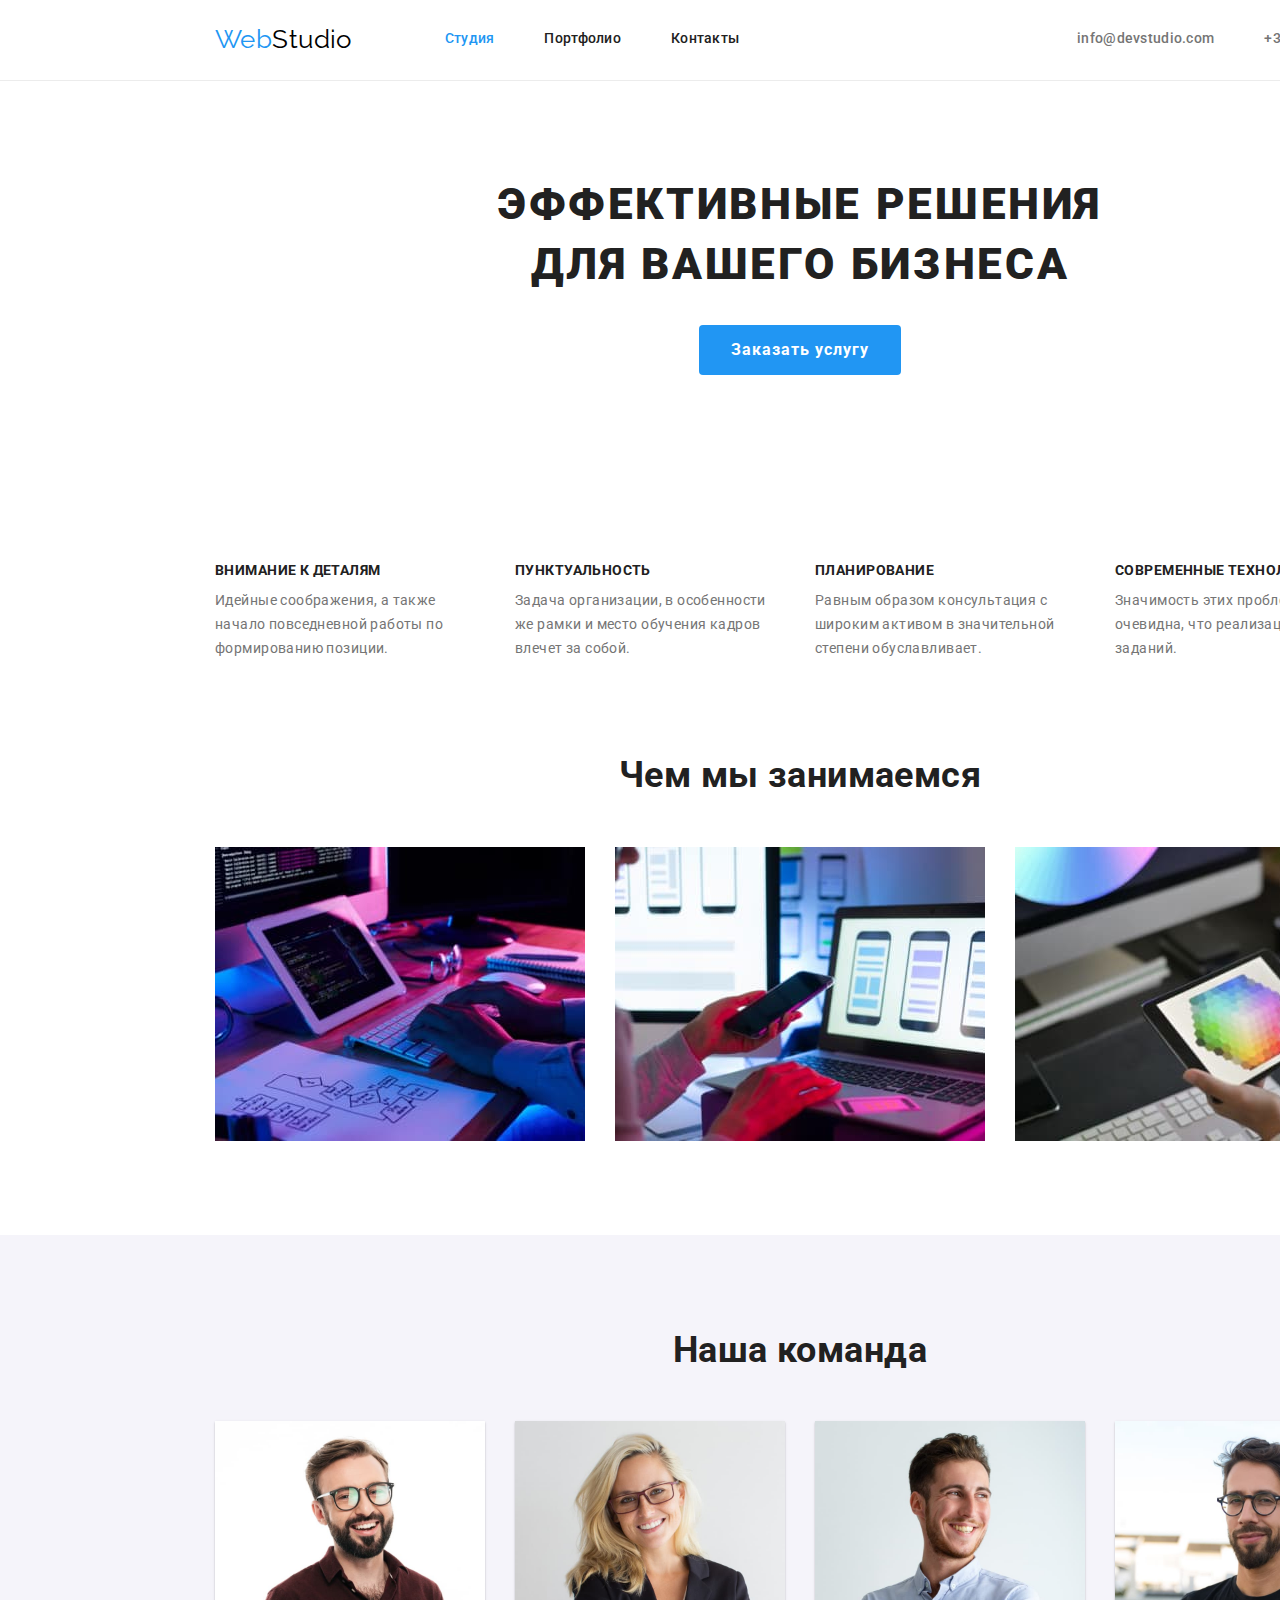
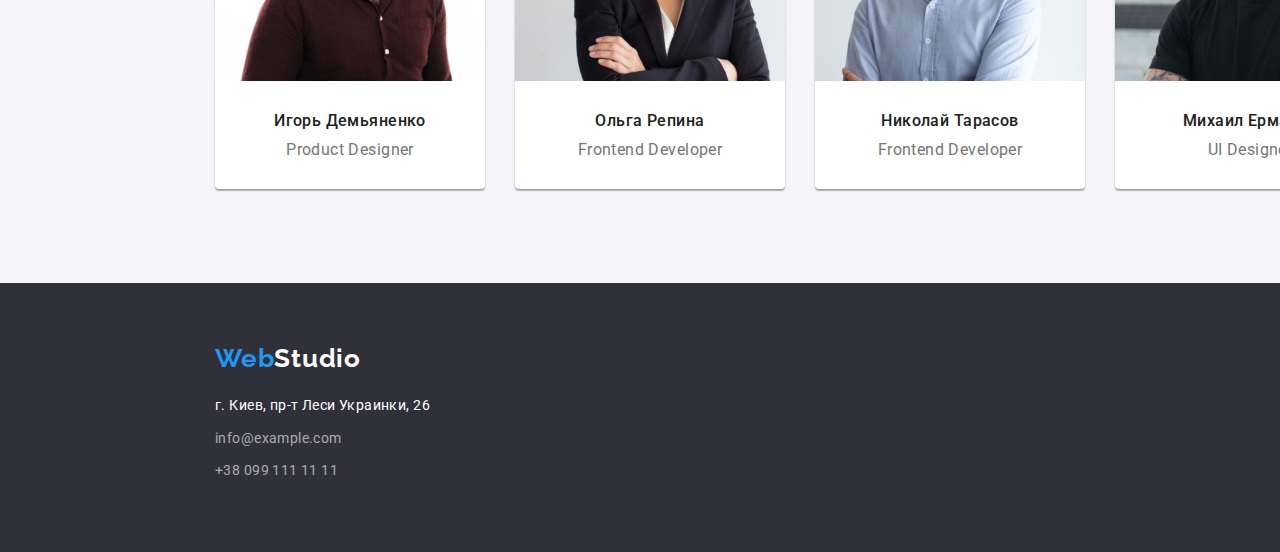
<file: index.html>
<!DOCTYPE html>
<html lang="ru">
<head>
    <meta charset="UTF-8">
    <meta http-equiv="X-UA-Compatible" content="IE=edge">
    <meta name="viewport" content="width=device-width, initial-scale=1.0">
    <title>Document</title>
    <link href="https://fonts.googleapis.com/css2?family=Raleway:wght@700&family=Roboto:wght@400;500;700;900&display=swap"
        rel="stylesheet">
    <link rel="stylesheet" href="https://cdnjs.cloudflare.com/ajax/libs/modern-normalize/1.1.0/modern-normalize.min.css">
    <link rel="stylesheet" href="./css/styles.css">
</head>

<body>

    <!-- Заголовок сайту -->
    
    <header class="nav">
        <div class="container">
            <nav class="main-nav">
                <a href="" class="logo-studio"><span class="logo-web">Web</span>Studio</a>
                <ul class="header-nav">
                    <li class="item"><a href="" class="link current">Студия</a></li>
                    <li class="item"><a href="./portfolio.html">Портфолио</a></li>
                    <li class="item"><a href="">Контакты</a></li>
                    
                </ul>
                <ul class="header-contacts">
                    <li class="item">
                        <a href="mailto:info@devstudio.com" class="header-nav-mail">info@devstudio.com</a>
                    </li>
                    <li class="item">
                        <a href="tel:+380961111111" class="header-nav-tel">+38 096 111 11 11</a>
                    </li>
                </ul>
            </nav>  
        </div>
    </header>
    
    
    <!-- Герой -->

    <main>
        <section class="section">
            <div class="container hero">
                <h1 class="hero-title">Эффективные решения <br> для вашего бизнеса</h1>
                <button class="button">Заказать услугу</button>
            </div>
        </section>
        
        <section class="section-exception">
            <div class="container">
                <ul class="text-item">
                    <li class="item">
                        <h3 class="title-text">Внимание к деталям</h3>
                        <p class="subtitle-text">Идейные соображения, а также начало повседневной работы по формированию позиции.</p>
                    </li>
                    <li class="item">
                        <h3 class="title-text">Пунктуальность</h3>
                        <p class="subtitle-text">Задача организации, в особенности же рамки и место обучения кадров влечет за собой.</p>
                    </li>
                    <li class="item">
                        <h3 class="title-text">Планирование</h3>
                        <p class="subtitle-text">Равным образом консультация с широким активом в значительной степени обуславливает.</p>
                    </li>
                    <li class="item">
                        <h3 class="title-text">Современные технологии</h3>
                        <p class="subtitle-text">Значимость этих проблем настолько очевидна, что реализация плановых заданий.</p>
                    </li>
                </ul>
            </div>
        </section>
        
        <section class="section">
            <div class="container">
                <h2 class="section-title">Чем мы занимаемся</h2>
                <ul class="section-item">
                    <li>
                        <img src="./image/box1(1).jpg" alt="Людина з ноутом" width="370">
                    </li>
                    <li>
                        <img src="./image/box2.jpg" alt="Людина з телефоном" width="370">
                    </li>
                    <li>
                        <img src="./image/img(1).jpg" alt="Людина з планшетом" width="370">
                    </li>
                </ul>
            </div>
        </section>
        
        <section class="section-team">
            <div class="container">
                <h2 class="section-title">Наша команда</h2>
                <ul class="team-item">
                    <li class="item">
                        <img src="./image/1.jpg" alt="Игорь" width="270">
                        <h3 class="title-name">Игорь Демьяненко</h3>
                        <p class="subtitle-specialty">Product Designer</p>
                    </li>

                    <li class="item">
                        <img src="./image/2.jpg" alt="Ольга" width="270">
                        <h3 class="title-name">Ольга Репина</h3>
                        <p class="subtitle-specialty">Frontend Developer</p>
                    </li>
            
                    <li class="item">
                        <img src="./image/3.jpg" alt="Николай" width="270">
                        <h3 class="title-name">Николай Тарасов</h3>
                        <p class="subtitle-specialty">Frontend Developer</p>
                    </li>
                
                    <li class="item">
                        <img src="./image/4.jpg" alt="Михаил" width="270">
                        <h3 class="title-name">Михаил Ермаков</h3>
                        <p class="subtitle-specialty">UI Designer</p>
                    </li>
                </ul>
            </div>
        </section>
    </main>
        
   

    <!-- Футер -->

    <footer class="footer-phone">
        <div class="container footer">
            <a href="" class="logo-studio-white"><span class="logo-web">Web</span>Studio</a>
            <address>
                <p class="address-block">
                    <span class="city-address">г. Киев, пр-т Леси Украинки, 26</span> 
                    <a href="maito:info@example.com" class="link">info@example.com</a>
                    <a href="tel:+380991111111" class="link">+38 099 111 11 11</a>
                </p>
            </address>
        </div>
    </footer>

</body>
</html>
</file>
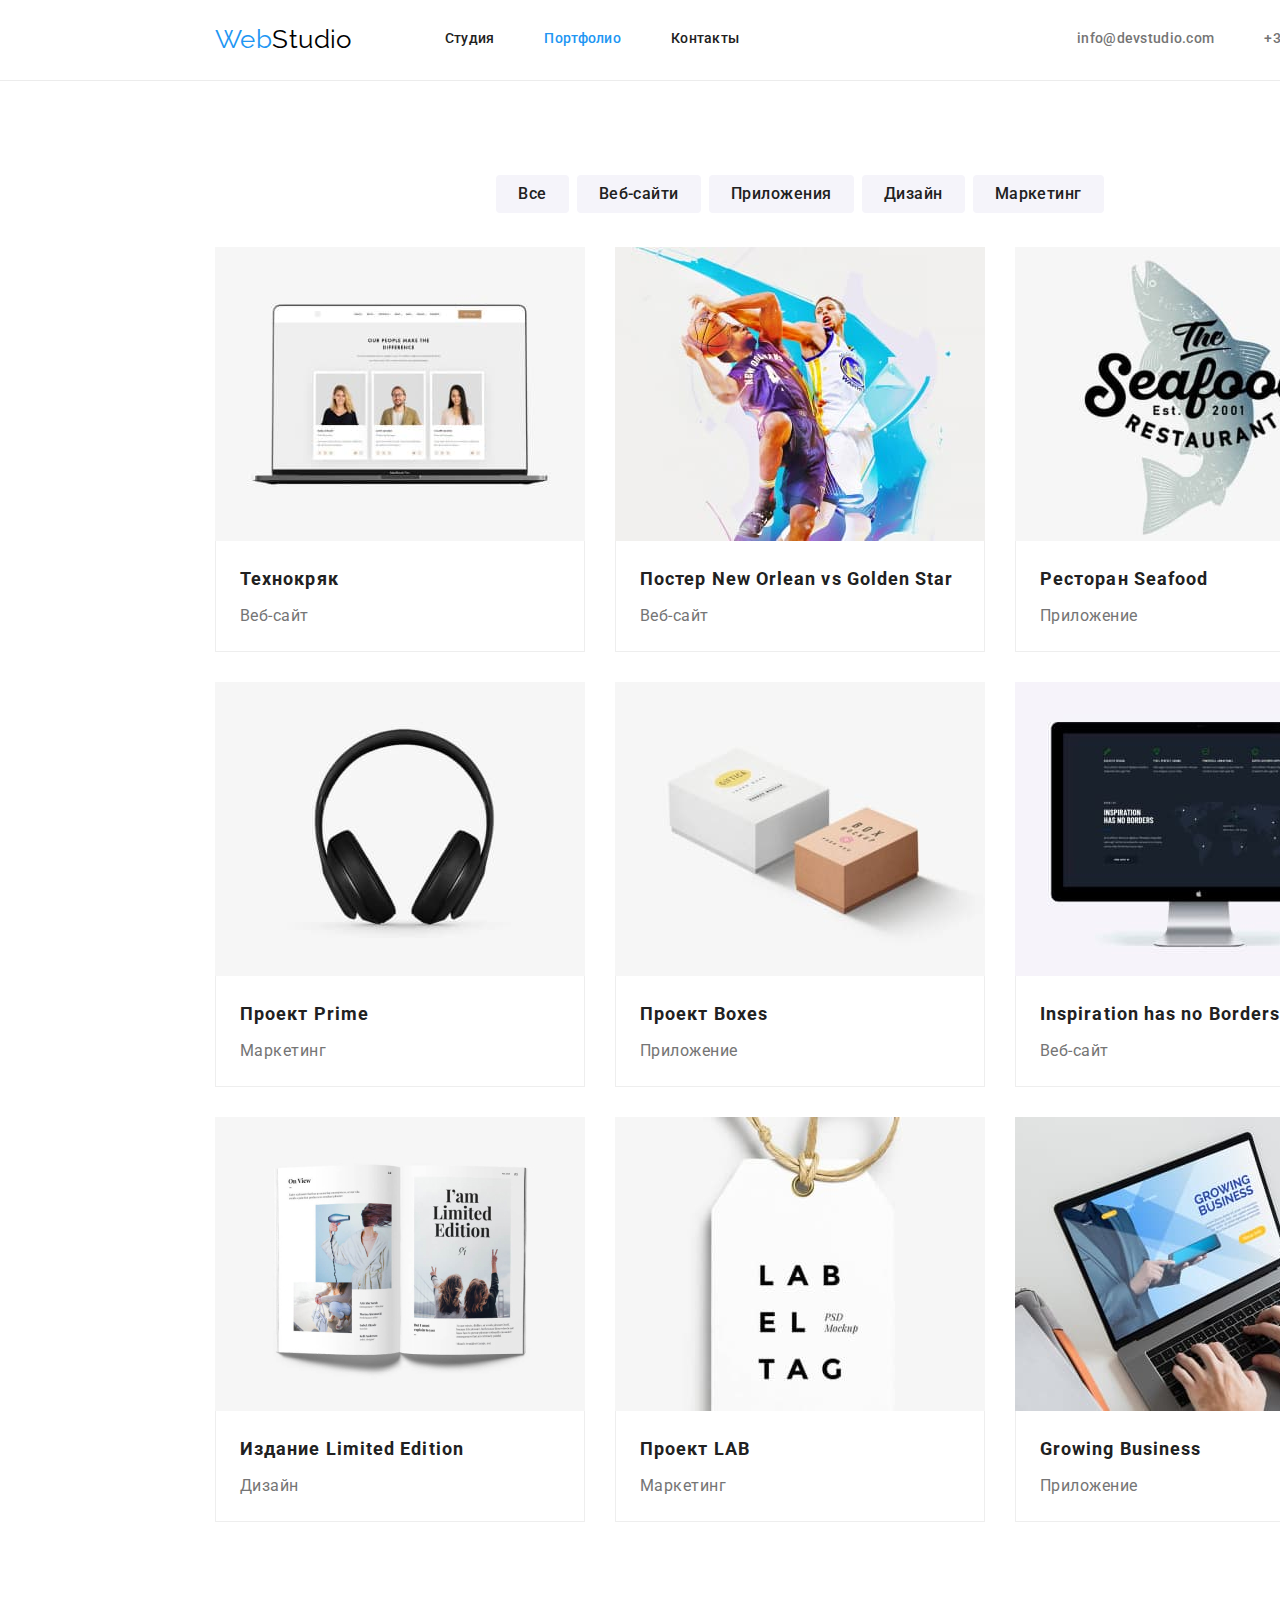
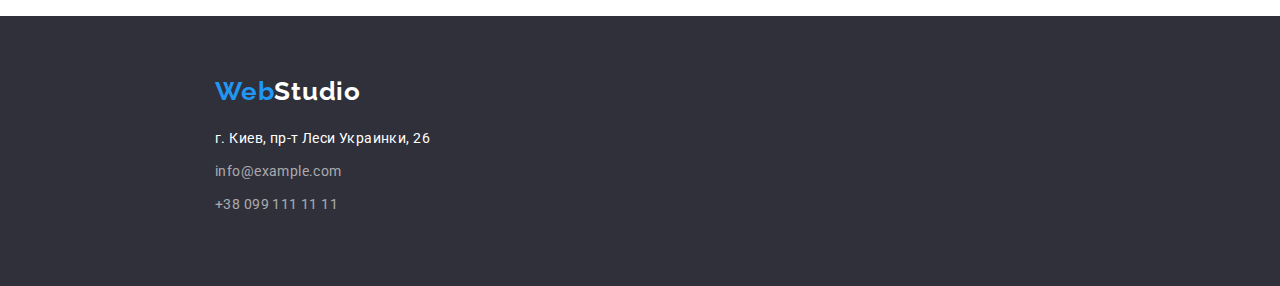
<file: portfolio.html>
<!DOCTYPE html>
<html lang="ru">
<head>
    <meta charset="UTF-8">
    <meta http-equiv="X-UA-Compatible" content="IE=edge">
    <meta name="viewport" content="width=device-width, initial-scale=1.0">
    <title>Portfolio</title>
    <link href="https://fonts.googleapis.com/css2?family=Raleway:wght@700&family=Roboto:wght@400;500;700;900&display=swap"
        rel="stylesheet">
    <link rel="stylesheet" href="https://cdnjs.cloudflare.com/ajax/libs/modern-normalize/1.1.0/modern-normalize.min.css">
    <link rel="stylesheet" href="./css/styles.css">
</head>

<body>
    
    <header class="nav">
        <div class="container">
            <nav class="main-nav">
                <a href="" class="logo-studio"><span class="logo-web">Web</span>Studio</a>
                <ul class="header-nav">
                    <li class="item"><a href="./index.html">Студия</a></li>
                    <li class="item"><a href="" class="link current">Портфолио</a></li>
                    <li class="item"><a href="">Контакты</a></li>
    
                </ul>
                <ul class="header-contacts">
                    <li class="item">
                        <a href="mailto:info@devstudio.com" class="header-nav-mail">info@devstudio.com</a>
                    </li>
                    <li class="item">
                        <a href="tel:+380961111111" class="header-nav-tel">+38 096 111 11 11</a>
                    </li>
                </ul>
            </nav>
        </div>
    </header>


    <main class="section">
        <div class="container">
            <ul class="button-item">
                <li class="item">
                    <button class="button-portfolio" type="button">Все</button>
                </li>
                <li class="item">
                    <button class="button-portfolio" type="button">Веб-сайти</button>
                </li>
                <li class="item">
                    <button class="button-portfolio" type="button">Приложения</button>
                </li>
                <li class="item">
                    <button class="button-portfolio" type="button">Дизайн</button>
                </li>
                <li class="item">
                    <button class="button-portfolio" type="button">Маркетинг</button>
                </li>
            </ul>
            
            <ul class="work-list">
                <li>
                    <a href=""></a>
                    <img src="./image/5.jpg" width="370" alt="Відкритий ноут">
                    <div class="border-card">
                        <h2 class="title">Технокряк</h2>
                        <p class="subtitle">Веб-сайт</p>
                    </div>
                    
                    <!-- <p class="subtitle">Текст після наведення на картинку</p> -->
                </li>
                <li>
                    <a href=""></a>
                    <img src="./image/6.jpg" width="370" alt="Баскетбол">
                    <div class="border-card">
                        <h2 class="title">Постер New Orlean vs Golden Star</h2>
                        <p class="subtitle">Веб-сайт</p>
                    </div>
                    
                    <!-- <p class="subtitle">Текст після наведення на картинку</p> -->
                </li>
                <li>
                    <a href=""></a>
                    <img src="./image/7.jpg" width="370" alt="Постер риби">
                    <div class="border-card">
                        <h2 class="title">Ресторан Seafood</h2>
                        <p class="subtitle">Приложение</p>
                    </div>
                    
                    <!-- <p class="subtitle">Текст після наведення на картинку</p> -->
                </li>
                <li>
                    <a href=""></a>
                    <img src="./image/8.jpg" width="370" alt="Навушники">
                    <div class="border-card">
                        <h2 class="title">Проект Prime</h2>
                        <p class="subtitle">Маркетинг</p>
                    </div>
                    
                    <!-- <p class="subtitle">Текст після наведення на картинку</p> -->
                </li>
                <li>
                    <a href=""></a>
                    <img src="./image/9.jpg" width="370" alt="Коробки">
                    <div class="border-card">
                        <h2 class="title">Проект Boxes</h2>
                        <p class="subtitle">Приложение</p>
                    </div>
                    
                    <!-- <p class="subtitle">Текст після наведення на картинку</p> -->
                </li>
                <li>
                    <a href=""></a>
                    <img src="./image/10.jpg" width="370" alt="Мак">
                    <div class="border-card">
                        <h2 class="title">Inspiration has no Borders</h2>
                        <p class="subtitle">Веб-сайт</p>
                    </div>
                    
                    <!-- <p class="subtitle">Текст після наведення на картинку</p> -->
                </li>
                <li>
                    <a href=""></a>
                    <img src="./image/11.jpg" width="370" alt="Відкрита книга">
                    <div class="border-card">
                        <h2 class="title">Издание Limited Edition</h2>
                        <p class="subtitle">Дизайн</p>
                    </div>
                    
                    <!-- <p class="subtitle">Текст після наведення на картинку</p> -->
                </li>
                <li>
                    <a href=""></a>
                    <img src="./image/12.jpg" width="370" alt="Кулон">
                    <div class="border-card">
                        <h2 class="title">Проект LAB</h2>
                        <p class="subtitle">Маркетинг</p>
                    </div>
                
                    <!-- <p class="subtitle">Текст після наведення на картинку</p> -->
                </li>
                <li>
                    <a href=""></a>
                    <img src="./image/13.jpg" width="370" alt="Відкритий ноут">
                    <div class="border-card">
                        <h2 class="title">Growing Business</h2>
                        <p class="subtitle">Приложение</p>
                    </div>
                    
                    <!-- <p class="subtitle">Текст після наведення на картинку</p> -->
                </li>
            
            </ul>
        </div>
    
    </main>

    <footer class="footer-phone">
        <div class="container footer">
            <a href="" class="logo-studio-white"><span class="logo-web">Web</span>Studio</a>
            <address>
                <p class="address-block">
                    <span class="city-address">г. Киев, пр-т Леси Украинки, 26</span>
                    <a href="maito:info@example.com" class="link">info@example.com</a>
                    <a href="tel:+380991111111" class="link">+38 099 111 11 11</a>
                </p>
            </address>
        </div>
    </footer>


</body>
</html>
</file>
<file: css/styles.css>
:root{
    --primary-text-color:#FFFFFF;
    --title-text-color:#212121;
    --subtitle-text-color:#757575;
    --link-text-color:#2196F3;
}

ul{
    list-style: none;
}

.list {
    padding: 0;
    margin: 0;

    list-style: none;
}

body{
    font-family:'Roboto', sans-serif;
    font-size: 14px;
    line-height: 1.14;
    letter-spacing: 0.03em;

    color: var(--title-text-color);
}

h1,h2,h3,p,ul {
    margin: 0;
    padding: 0;
}

.container {
    width: 1200px;
    margin-left: auto;
    margin-right: auto;
    padding-left: 15px;
    padding-right: 15px;
}

.section {
    width: 1600px;
    margin-left: auto;
    margin-right: auto;
    padding-top: 94px;
    padding-bottom: 94px;
    /* outline: 2px solid tomato; */

}



img {
    display: block;
}


/* Хедер */

.header-nav{
    padding: 0;
    margin: 0;
    display: flex;
    margin-left: 93px;
    
}

.nav{
    width: 1600px;
    margin-left: auto;
    margin-right: auto;
    border-bottom: 1px solid #ECECEC;
    /* outline: 2px solid tomato; */

    background-color: var(--primary-text-color);
}



.section-exception{
    width: 1600px;
    margin-left: auto;
    margin-right: auto;
    padding-top: 94px;
    /* outline: 2px solid tomato; */
}

/* Колір логотипу */

.logo-web, .logo-studio{
    font-family: 'Raleway';
    font-size: 26px;
    line-height: 1.19;
    text-decoration: none;

    color: var(--link-text-color);
}

.logo-studio{
    color: #000000;
}

/* Кольори ссилок хедера */


.main-nav{
    display: flex;
    align-items: center;
    padding-top: 24px;
    padding-bottom: 25px;
    
}

/* .header-nav .item:not(:last-child){
    margin-right: 50px;
} */

.header-nav .item + .item{
    margin-left: 50px;
}

.header-contacts{
    display: flex;
    margin-left: auto;
}

.header-contacts .item + .item{
    margin-left: 50px;
}

.header-nav a{
    text-decoration: none;
    font-weight: 500;
    letter-spacing: 0.02em;

    color: #212121;
    
}

.header-nav a:hover, 
.header-nav a:focus {
    color: var(--link-text-color);
}

.header-nav-mail{
    text-decoration: none;
    font-weight: 500;
    letter-spacing: 0.02em;

    color: var(--subtitle-text-color);
}

.header-nav-mail:hover,
.header-nav-mail:focus {
    color: var(--link-text-color);
}

.header-nav-tel{
    text-decoration: none;
    font-weight: 500;
    letter-spacing: 0.02em;

    color: var(--subtitle-text-color);
}

.header-nav-tel:hover,
.header-nav-tel:focus {
    color: var(--link-text-color);
}


/* Герой */

.section-title{
    margin-bottom: 50px;

    font-weight: 700;
    font-size: 36px;
    line-height: 1.17;
    text-align: center;
    

}

.section-item{
    display: flex;
    justify-content:space-between;
}

.title-text{
    margin-bottom: 10px;

    font-size: 14px;
    font-weight: 700;
    text-transform: uppercase;
    
}

.subtitle-text{
    line-height: 1.71;    

    color: var(--subtitle-text-color);
}

.title-name{
    margin-bottom: 10px;
    margin-top: 30px;

    font-weight: 500;
    font-size: 16px;
    line-height: 1.19;
    text-align: center;
    
}

.text-item {
    display: flex;
    justify-content: space-between;

}

.text-item .item {
    max-width: 270px;

}

.team-item{
    display: flex;
    justify-content: space-between;
}

.team-item .item{
    border-radius: 0px 0px 4px 4px;
    box-shadow: 0px 1px 3px rgba(0, 0, 0, 0.12), 0px 1px 1px rgba(0, 0, 0, 0.14), 0px 2px 1px rgba(0, 0, 0, 0.2);

    background-color: var(--primary-text-color);
}

.section-team {
    width: 1600px;
    margin-left: auto;
    margin-right: auto;
    padding-top: 94px;
    padding-bottom: 94px;
    /* outline: 2px solid tomato; */

    background-color: #F5F4FA;

}

.hero {
    text-align: center;
}

/* Колір головного заголовку(Ефективні...)*/

.hero-title {
    margin-bottom: 30px;

    font-weight: 900;
    font-size: 44px;
    line-height: 1.36;
    text-align: center;
    letter-spacing: 0.06em;
    text-transform: uppercase;
    text-align: center;

    color: var(--title-text-color);
    
}


/* Колір заголовків посад команди */
.subtitle-specialty{
    margin-bottom: 30px;

    font-size: 16px;
    line-height: 1.19;
    text-align: center;

    color: var(--subtitle-text-color);
}


/* Button */

.button{
    padding: 10px 32px 10px 32px;
    border-radius: 4px;
    border: 0;
    min-width: 200px;
    
    font-weight: 700;
    font-size: 16px;
    line-height: 1.88;
    letter-spacing: 0.06em;
    cursor: pointer;
    
    color: var(--primary-text-color);
    background-color: var(--link-text-color);
}

/* Link */

.header-nav .link.current{
    color: var(--link-text-color); 
   
}

/* Футер */

.footer-phone{
    width: 1600px;
    margin-left: auto;
    margin-right: auto;

    background-color: #2F303A;
}

.footer{
    padding-top: 60px;
    padding-bottom: 60px;
}

.logo-studio-white{
    text-decoration: none;
    font-family: 'Raleway';
    font-weight: 700;
    font-size: 26px;
    line-height: 1.19;
    letter-spacing: 0.03em;

    color: #FFFFFF;
}

.city-address{
    display: block;
    margin-bottom: 9px;
    margin-top: 20px;

    font-style: normal;
    line-height: 1.71;
    letter-spacing: 0.03em;
    
    color: #FFFFFF;
}

.address-block .link{
    display: block;
    margin-bottom: 9px;

    font-style: normal;
    line-height: 1.7;
    letter-spacing: 0.03em;
    text-decoration: none;

    color: rgba(255, 255, 255, 0.6);
    
}

.address-block a:hover,
.address-block a:focus {
    color: var(--link-text-color);
}

/* Портфоліо */

.button-portfolio{
    padding: 6px 22px 6px 22px;
    border-radius: 4px;
    border: 0;

    font-family: 'Roboto';
    font-style: normal;
    font-weight: 500;
    font-size: 16px;
    line-height: 1.63;
    text-align: center;
    letter-spacing: 0.03em;
    cursor: pointer;

    color: var(--title-text-color);
    background-color: #F5F4FA;
    
}

.button-portfolio:hover,
.button-portfolio:focus{
    color: var(--primary-text-color);
    background: var(--link-text-color);
}

.button-item{
    display:flex;
    justify-content: center;
    
}

.button-item .item + .item{
    margin-left: 8px;
    
}

.work-list .title{
    margin-top: 20px;
    margin-bottom: 4px;
    margin-left: 24px;
    display: inline-block;

    font-family: 'Roboto';
    font-style: normal;
    font-weight: 700;
    font-size: 18px;
    line-height: 2;
    letter-spacing: 0.06em;

    color: #212121;

}

.work-list .subtitle{
    font-family: 'Roboto';
    font-style: normal;
    font-weight: 400;
    font-size: 16px;
    line-height: 1.88;
    letter-spacing: 0.03em;
    color: #757575;
    margin-bottom: 20px;
    margin-left: 24px;
    
}

.work-list{
    margin-top: 34px;
    display: flex;
    flex-wrap: wrap;
    justify-content: space-between;
}

.border-card{
    border-bottom: 1px solid #EEEEEE;
    border-left: 1px solid #EEEEEE;
    border-right: 1px solid #EEEEEE;
    
}

.work-list li{
    margin-bottom: 30px;
    /* border: 1px solid #EEEEEE;
    justify-content: space-between; */
}

.work-list li:nth-last-child(-n + 3){
    margin-bottom: 0;
}
</file>
